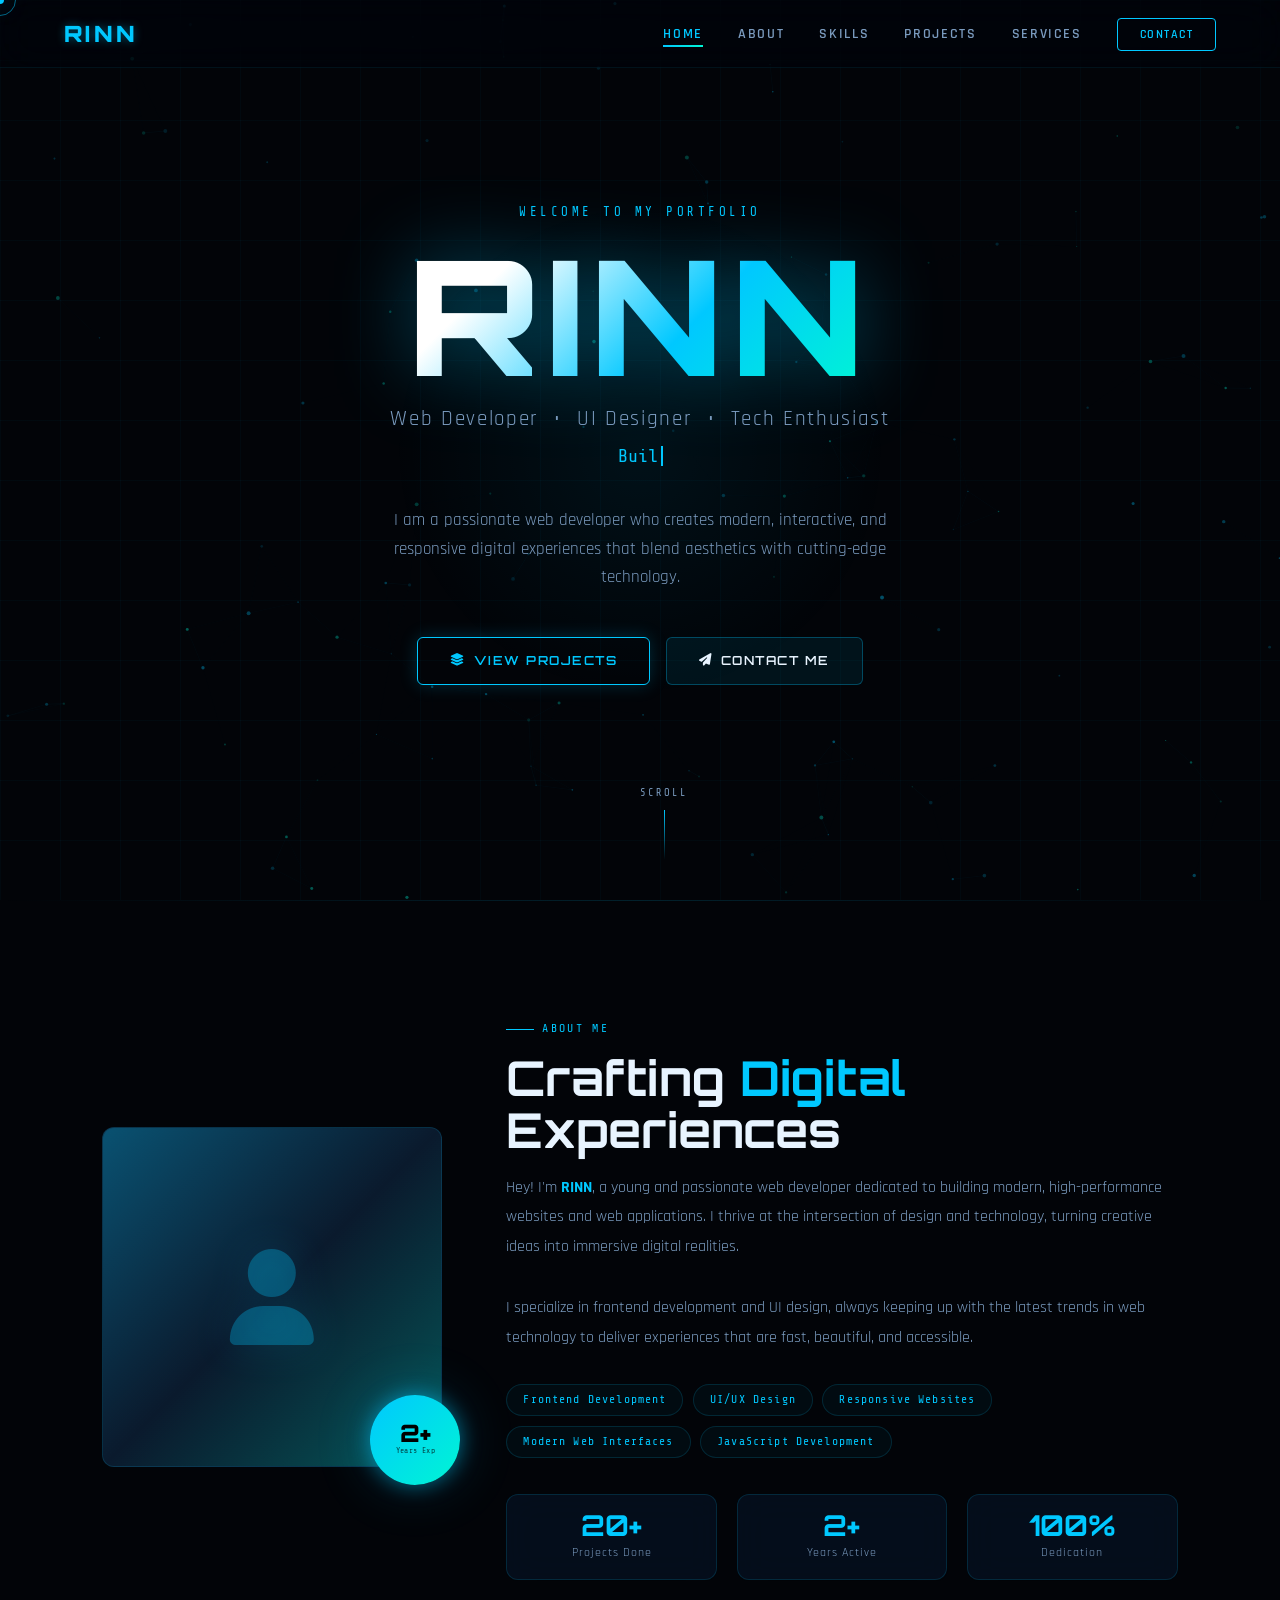
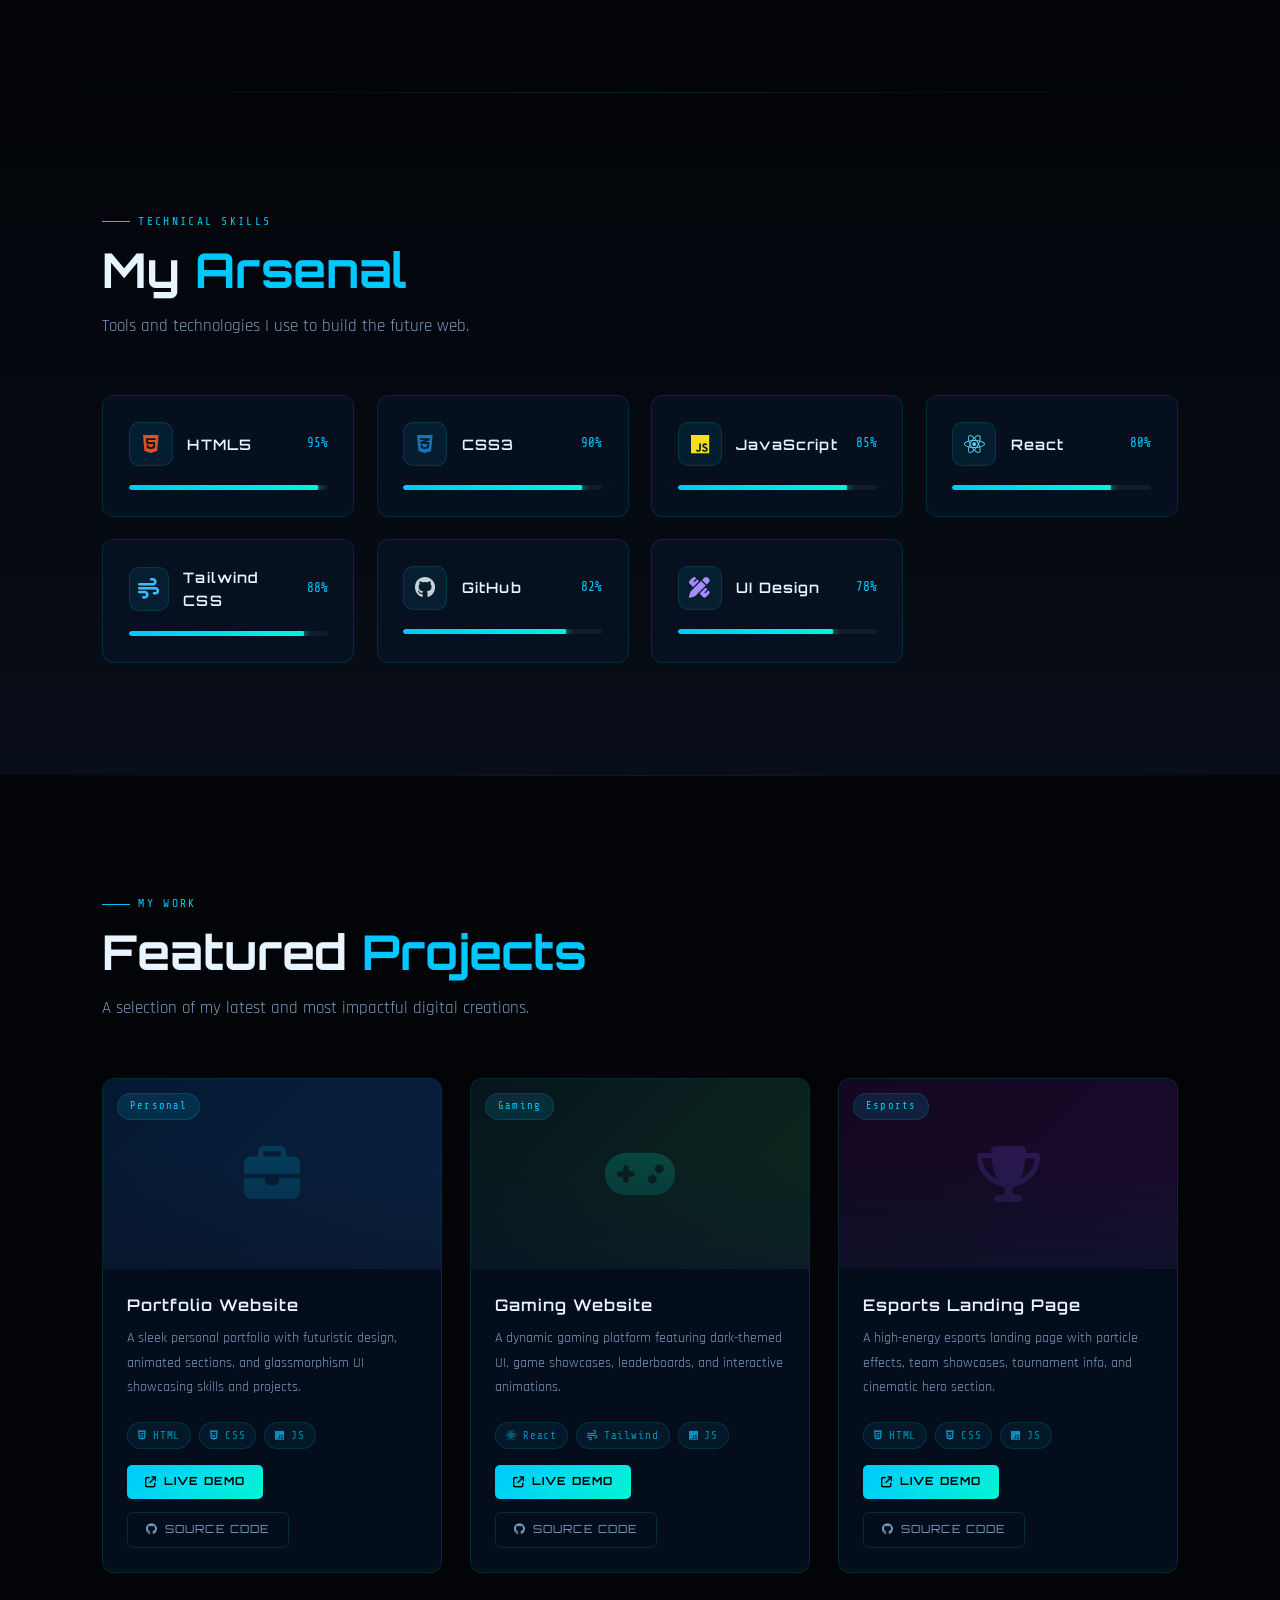
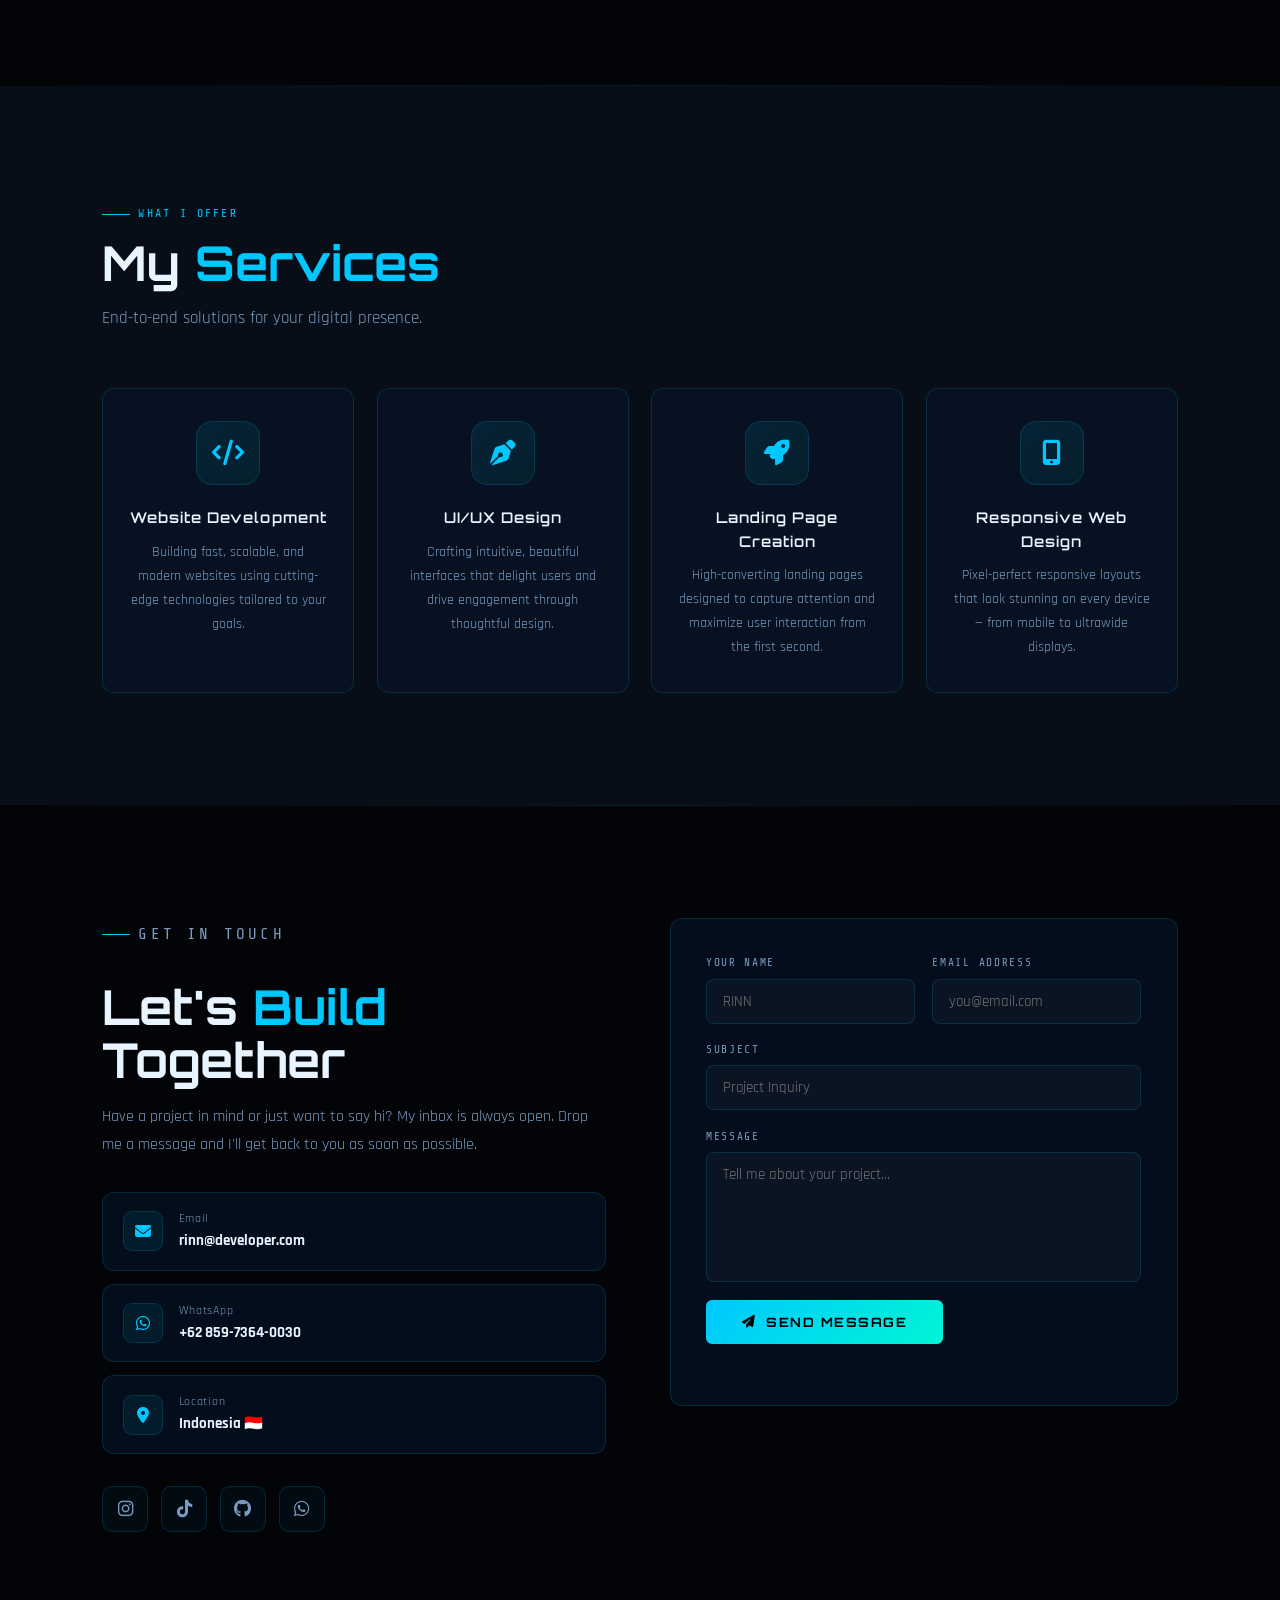
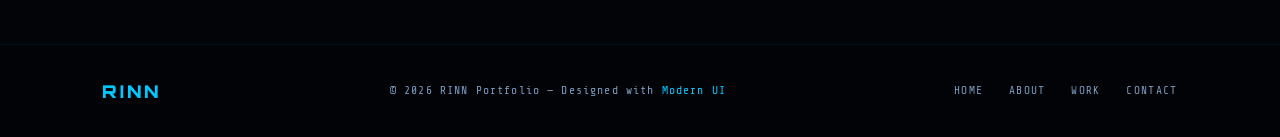
<file: index.html>
<!DOCTYPE html>
<html lang="en">
<head>
  <meta charset="UTF-8" />
  <meta name="viewport" content="width=device-width, initial-scale=1.0" />
  <title>RINN — Web Developer Portfolio</title>

  <!-- Google Fonts: Orbitron (display) + Rajdhani (body) -->
  <link rel="preconnect" href="https://fonts.googleapis.com" />
  <link rel="preconnect" href="https://fonts.gstatic.com" crossorigin />
  <link href="https://fonts.googleapis.com/css2?family=Orbitron:wght@400;600;700;900&family=Rajdhani:wght@300;400;500;600;700&family=Share+Tech+Mono&display=swap" rel="stylesheet" />

  <!-- Font Awesome Icons -->
  <link rel="stylesheet" href="https://cdnjs.cloudflare.com/ajax/libs/font-awesome/6.5.0/css/all.min.css" />

  <style>
    /* ============================================================
       CSS VARIABLES & RESET
    ============================================================ */
    :root {
      --black:       #020408;
      --dark:        #080e18;
      --dark2:       #0d1626;
      --panel:       rgba(8,20,40,0.6);
      --glass:       rgba(0,200,255,0.04);
      --border:      rgba(0,200,255,0.15);
      --border2:     rgba(0,200,255,0.35);
      --neon:        #00c8ff;
      --neon2:       #00f5d4;
      --neon3:       #7b61ff;
      --glow:        0 0 20px rgba(0,200,255,0.5), 0 0 60px rgba(0,200,255,0.2);
      --glow-sm:     0 0 10px rgba(0,200,255,0.4);
      --text:        #e8f4ff;
      --muted:       #7a9bbf;
      --font-head:   'Orbitron', sans-serif;
      --font-body:   'Rajdhani', sans-serif;
      --font-mono:   'Share Tech Mono', monospace;
      --radius:      12px;
      --transition:  0.35s cubic-bezier(0.4,0,0.2,1);
    }
    *, *::before, *::after { margin:0; padding:0; box-sizing:border-box; }
    html { scroll-behavior: smooth; }
    body {
      background: var(--black);
      color: var(--text);
      font-family: var(--font-body);
      font-size: 16px;
      line-height: 1.6;
      overflow-x: hidden;
      cursor: none; /* custom cursor */
    }
    a { color: inherit; text-decoration: none; }
    img { display: block; max-width: 100%; }
    ul { list-style: none; }

    /* ============================================================
       CUSTOM SCROLLBAR
    ============================================================ */
    ::-webkit-scrollbar { width: 6px; }
    ::-webkit-scrollbar-track { background: var(--dark); }
    ::-webkit-scrollbar-thumb { background: var(--neon); border-radius: 3px; }
    ::-webkit-scrollbar-thumb:hover { background: var(--neon2); }

    /* ============================================================
       CUSTOM CURSOR
    ============================================================ */
    #cursor-dot {
      position: fixed; top:0; left:0; z-index:9999;
      width:8px; height:8px; border-radius:50%;
      background: var(--neon);
      box-shadow: var(--glow);
      pointer-events: none;
      transform: translate(-50%,-50%);
      transition: transform 0.1s, opacity 0.3s;
    }
    #cursor-ring {
      position: fixed; top:0; left:0; z-index:9998;
      width:32px; height:32px; border-radius:50%;
      border: 1.5px solid rgba(0,200,255,0.5);
      pointer-events: none;
      transform: translate(-50%,-50%);
      transition: transform 0.25s ease, width 0.3s, height 0.3s, opacity 0.3s;
    }
    body:hover #cursor-dot { opacity:1; }
    .cursor-expanded #cursor-ring { width:50px; height:50px; border-color: var(--neon); }

    /* ============================================================
       LOADING SCREEN
    ============================================================ */
    #loader {
      position: fixed; inset:0; z-index:10000;
      background: var(--black);
      display: flex; flex-direction:column; align-items:center; justify-content:center;
      transition: opacity 0.8s ease, visibility 0.8s ease;
    }
    #loader.hide { opacity:0; visibility:hidden; }
    .loader-logo {
      font-family: var(--font-head);
      font-size: clamp(2.5rem,6vw,5rem);
      font-weight:900;
      letter-spacing: 0.2em;
      color: var(--neon);
      text-shadow: var(--glow);
      animation: loaderPulse 1.2s ease-in-out infinite;
    }
    .loader-bar-wrap {
      width: 260px; height:3px;
      background: rgba(0,200,255,0.1);
      border-radius:2px; overflow:hidden;
      margin-top: 28px;
    }
    .loader-bar {
      height:100%; background: linear-gradient(90deg, var(--neon), var(--neon2));
      border-radius:2px;
      animation: loadBar 2s ease forwards;
    }
    .loader-txt {
      margin-top:14px;
      font-family: var(--font-mono);
      font-size:0.75rem;
      color: var(--neon);
      letter-spacing: 0.15em;
      opacity:0.7;
    }
    @keyframes loadBar { from{width:0} to{width:100%} }
    @keyframes loaderPulse {
      0%,100%{ text-shadow: 0 0 20px rgba(0,200,255,0.5), 0 0 60px rgba(0,200,255,0.2); }
      50%{ text-shadow: 0 0 40px rgba(0,200,255,0.9), 0 0 100px rgba(0,200,255,0.5); }
    }

    /* ============================================================
       PARTICLES CANVAS
    ============================================================ */
    #particles-canvas {
      position: fixed; inset:0; z-index:0;
      pointer-events:none;
      opacity: 0.55;
    }

    /* ============================================================
       GRID BACKGROUND OVERLAY
    ============================================================ */
    .grid-bg {
      position: fixed; inset:0; z-index:0;
      background-image:
        linear-gradient(rgba(0,200,255,0.03) 1px, transparent 1px),
        linear-gradient(90deg, rgba(0,200,255,0.03) 1px, transparent 1px);
      background-size: 60px 60px;
      pointer-events:none;
    }

    /* ============================================================
       NAVBAR
    ============================================================ */
    #navbar {
      position: fixed; top:0; left:0; right:0; z-index:1000;
      padding: 0 clamp(1.5rem, 5vw, 4rem);
      height: 68px;
      display: flex; align-items:center; justify-content:space-between;
      background: rgba(2,4,8,0.4);
      backdrop-filter: blur(20px) saturate(1.8);
      -webkit-backdrop-filter: blur(20px) saturate(1.8);
      border-bottom: 1px solid rgba(0,200,255,0.08);
      transition: background var(--transition), box-shadow var(--transition);
    }
    #navbar.scrolled {
      background: rgba(2,4,8,0.85);
      box-shadow: 0 2px 40px rgba(0,200,255,0.08);
    }
    .nav-logo {
      font-family: var(--font-head);
      font-size:1.4rem; font-weight:900;
      color: var(--neon);
      letter-spacing: 0.15em;
      text-shadow: var(--glow-sm);
    }
    .nav-links {
      display: flex; gap:2.2rem; align-items:center;
    }
    .nav-links a {
      font-family: var(--font-body);
      font-size:0.85rem; font-weight:600;
      letter-spacing: 0.12em;
      color: var(--muted);
      text-transform: uppercase;
      position: relative;
      transition: color var(--transition);
    }
    .nav-links a::after {
      content:'';
      position:absolute; bottom:-4px; left:0; right:0;
      height:1.5px;
      background: linear-gradient(90deg, var(--neon), var(--neon2));
      transform: scaleX(0);
      transform-origin: left;
      transition: transform var(--transition);
    }
    .nav-links a:hover,
    .nav-links a.active { color: var(--neon); }
    .nav-links a:hover::after,
    .nav-links a.active::after { transform: scaleX(1); }
    .nav-cta {
      padding: 8px 22px;
      border: 1px solid var(--neon);
      border-radius: 4px;
      color: var(--neon) !important;
      font-family: var(--font-head);
      font-size:0.75rem !important;
      letter-spacing:0.1em;
      transition: background var(--transition), box-shadow var(--transition) !important;
    }
    .nav-cta:hover {
      background: rgba(0,200,255,0.1);
      box-shadow: var(--glow-sm);
    }
    .nav-cta::after { display:none !important; }
    /* Hamburger */
    .hamburger {
      display:none; flex-direction:column; gap:5px; cursor:none;
      background:none; border:none; padding:4px;
    }
    .hamburger span {
      display:block; width:26px; height:2px;
      background: var(--neon);
      border-radius:2px;
      transition: transform var(--transition), opacity var(--transition);
    }
    .hamburger.open span:nth-child(1) { transform: rotate(45deg) translate(5px,5px); }
    .hamburger.open span:nth-child(2) { opacity:0; }
    .hamburger.open span:nth-child(3) { transform: rotate(-45deg) translate(5px,-5px); }
    .mobile-menu {
      display:none;
      position:fixed; top:68px; left:0; right:0; z-index:999;
      background: rgba(2,4,8,0.96);
      backdrop-filter: blur(20px);
      border-bottom: 1px solid var(--border);
      padding: 1.5rem 2rem;
      flex-direction:column; gap:1.4rem;
    }
    .mobile-menu.open { display:flex; }
    .mobile-menu a {
      font-family: var(--font-body); font-size:1rem; font-weight:600;
      letter-spacing:0.1em; text-transform:uppercase; color: var(--muted);
      transition: color var(--transition);
    }
    .mobile-menu a:hover { color: var(--neon); }

    /* ============================================================
       SECTION BASICS
    ============================================================ */
    section {
      position: relative; z-index:1;
      padding: clamp(4rem, 10vw, 7rem) clamp(1.5rem, 8vw, 8rem);
    }
    .section-tag {
      display:inline-flex; align-items:center; gap:0.5rem;
      font-family: var(--font-mono);
      font-size:0.72rem; letter-spacing:0.2em;
      color: var(--neon); text-transform:uppercase;
      margin-bottom:0.8rem;
    }
    .section-tag::before {
      content:''; display:block; width:28px; height:1px; background: var(--neon);
    }
    .section-title {
      font-family: var(--font-head);
      font-size: clamp(1.8rem, 4vw, 3rem);
      font-weight:700; line-height:1.1;
      margin-bottom:1rem;
    }
    .section-title span { color: var(--neon); }
    .section-sub {
      color: var(--muted); max-width:560px;
      font-size:1.05rem; font-weight:400;
      margin-bottom:3.5rem;
    }
    /* Reveal animation */
    .reveal {
      opacity:0; transform: translateY(40px);
      transition: opacity 0.7s ease, transform 0.7s ease;
    }
    .reveal.visible { opacity:1; transform:translateY(0); }
    .reveal-left {
      opacity:0; transform: translateX(-50px);
      transition: opacity 0.7s ease, transform 0.7s ease;
    }
    .reveal-left.visible { opacity:1; transform:translateX(0); }
    .reveal-right {
      opacity:0; transform: translateX(50px);
      transition: opacity 0.7s ease, transform 0.7s ease;
    }
    .reveal-right.visible { opacity:1; transform:translateX(0); }

    /* Glass card base */
    .glass {
      background: var(--panel);
      border: 1px solid var(--border);
      border-radius: var(--radius);
      backdrop-filter: blur(16px);
      -webkit-backdrop-filter: blur(16px);
      transition: border-color var(--transition), box-shadow var(--transition), transform var(--transition);
    }
    .glass:hover {
      border-color: var(--border2);
      box-shadow: var(--glow), inset 0 0 30px rgba(0,200,255,0.03);
    }

    /* Neon button */
    .btn {
      display: inline-flex; align-items:center; gap:0.5rem;
      padding: 13px 32px;
      font-family: var(--font-head); font-size:0.78rem;
      font-weight:600; letter-spacing:0.12em; text-transform:uppercase;
      border-radius:6px; cursor:none;
      transition: all var(--transition);
      position:relative; overflow:hidden;
    }
    .btn::before {
      content:''; position:absolute; inset:0;
      background: linear-gradient(135deg, rgba(0,200,255,0.15), rgba(0,245,212,0.05));
      opacity:0; transition: opacity var(--transition);
    }
    .btn:hover::before { opacity:1; }
    .btn-primary {
      background: transparent;
      border: 1.5px solid var(--neon);
      color: var(--neon);
      box-shadow: 0 0 18px rgba(0,200,255,0.2);
    }
    .btn-primary:hover {
      box-shadow: var(--glow);
      transform: translateY(-2px);
    }
    .btn-secondary {
      background: rgba(0,200,255,0.08);
      border: 1.5px solid rgba(0,200,255,0.3);
      color: var(--text);
    }
    .btn-secondary:hover {
      border-color: var(--neon);
      color: var(--neon);
      transform: translateY(-2px);
    }

    /* ============================================================
       HERO SECTION
    ============================================================ */
    #hero {
      min-height: 100vh;
      display: flex; flex-direction:column; align-items:center; justify-content:center;
      text-align:center;
      padding-top: 100px;
      position:relative; z-index:1;
    }
    .hero-eyebrow {
      font-family: var(--font-mono);
      font-size:0.78rem; letter-spacing:0.28em;
      color: var(--neon); text-transform:uppercase;
      margin-bottom:1.2rem;
      opacity:0; animation: fadeUp 0.8s ease 0.3s forwards;
    }
    .hero-name {
      font-family: var(--font-head);
      font-size: clamp(4.5rem, 14vw, 10rem);
      font-weight:900; line-height:0.9;
      letter-spacing: 0.05em;
      background: linear-gradient(135deg, #fff 20%, var(--neon) 60%, var(--neon2) 100%);
      -webkit-background-clip: text;
      -webkit-text-fill-color: transparent;
      background-clip: text;
      filter: drop-shadow(0 0 40px rgba(0,200,255,0.4));
      opacity:0; animation: fadeUp 0.9s ease 0.5s forwards;
    }
    .hero-subtitle {
      margin-top:1rem;
      font-family: var(--font-body); font-size: clamp(1rem,2.5vw,1.3rem);
      color: var(--muted); letter-spacing:0.08em;
      opacity:0; animation: fadeUp 0.9s ease 0.7s forwards;
    }
    /* Typing effect container */
    .typing-wrap {
      margin-top: 0.4rem; min-height:2.2rem;
      font-family: var(--font-mono); font-size:clamp(0.9rem,2vw,1.15rem);
      color: var(--neon);
      opacity:0; animation: fadeUp 0.9s ease 0.9s forwards;
    }
    .typing-cursor {
      display:inline-block;
      width:2px; height:1.1em;
      background: var(--neon);
      margin-left:3px; vertical-align:text-bottom;
      animation: blink 0.8s step-end infinite;
    }
    @keyframes blink { 50%{opacity:0} }
    .hero-desc {
      max-width:540px; margin:1.8rem auto 0;
      font-size:1.05rem; color: var(--muted); line-height:1.7;
      opacity:0; animation: fadeUp 0.9s ease 1.1s forwards;
    }
    .hero-btns {
      display:flex; gap:1rem; justify-content:center; flex-wrap:wrap;
      margin-top:2.8rem;
      opacity:0; animation: fadeUp 0.9s ease 1.3s forwards;
    }
    /* Glow ring behind hero name */
    .hero-glow-ring {
      position:absolute;
      width:500px; height:500px; top:50%; left:50%;
      transform:translate(-50%,-50%);
      border-radius:50%;
      background: radial-gradient(circle, rgba(0,200,255,0.07) 0%, transparent 70%);
      pointer-events:none;
    }
    /* Scroll indicator */
    .scroll-indicator {
      position:absolute; bottom:2.5rem; left:50%; transform:translateX(-50%);
      display:flex; flex-direction:column; align-items:center; gap:0.5rem;
      opacity:0; animation: fadeUp 1s ease 1.8s forwards;
    }
    .scroll-indicator span {
      font-family: var(--font-mono); font-size:0.65rem;
      letter-spacing:0.2em; color: var(--muted); text-transform:uppercase;
    }
    .scroll-line {
      width:1px; height:50px;
      background: linear-gradient(180deg, var(--neon), transparent);
      animation: scrollLine 1.5s ease-in-out infinite;
    }
    @keyframes scrollLine {
      0%,100%{ transform: scaleY(1); opacity:1; }
      50%{ transform: scaleY(0.5); opacity:0.4; }
    }
    @keyframes fadeUp {
      from{ opacity:0; transform:translateY(30px); }
      to{ opacity:1; transform:translateY(0); }
    }

    /* ============================================================
       ABOUT SECTION
    ============================================================ */
    #about .about-grid {
      display:grid;
      grid-template-columns: 340px 1fr;
      gap: 4rem; align-items:center;
    }
    .about-img-wrap {
      position:relative;
    }
    .about-img-frame {
      width:100%; aspect-ratio:1;
      border-radius: var(--radius);
      background: linear-gradient(135deg, #0d1f35, #071525);
      border: 1px solid var(--border);
      display:flex; align-items:center; justify-content:center;
      position:relative; overflow:hidden;
    }
    .about-img-frame::before {
      content:'';
      position:absolute; inset:-1px;
      border-radius: var(--radius);
      background: linear-gradient(135deg, var(--neon), transparent, var(--neon2));
      opacity:0.3;
      z-index:0;
    }
    .about-img-frame .avatar-icon {
      font-size:6rem; color: rgba(0,200,255,0.3);
      z-index:1; position:relative;
      filter: drop-shadow(0 0 20px rgba(0,200,255,0.4));
    }
    .about-corner {
      position:absolute;
      width:20px; height:20px;
      border-color: var(--neon);
      border-style:solid;
    }
    .about-corner-tl { top:-8px; left:-8px; border-width:2px 0 0 2px; }
    .about-corner-tr { top:-8px; right:-8px; border-width:2px 2px 0 0; }
    .about-corner-bl { bottom:-8px; left:-8px; border-width:0 0 2px 2px; }
    .about-corner-br { bottom:-8px; right:-8px; border-width:0 2px 2px 0; }
    .about-badge {
      position:absolute; bottom:-18px; right:-18px;
      width:90px; height:90px; border-radius:50%;
      background: linear-gradient(135deg, var(--neon), var(--neon2));
      display:flex; flex-direction:column; align-items:center; justify-content:center;
      box-shadow: var(--glow);
    }
    .about-badge span:first-child {
      font-family:var(--font-head); font-size:1.5rem; font-weight:900; color:#000; line-height:1;
    }
    .about-badge span:last-child {
      font-family:var(--font-mono); font-size:0.5rem; color:rgba(0,0,0,0.7); letter-spacing:0.05em;
    }
    .about-content h2 { margin-bottom:1rem; }
    .about-text { color:var(--muted); font-size:1.02rem; line-height:1.8; margin-bottom:2rem; }
    .about-tags {
      display:flex; flex-wrap:wrap; gap:0.6rem; margin-bottom:2.2rem;
    }
    .about-tag {
      padding: 6px 16px;
      border: 1px solid var(--border);
      border-radius:100px;
      font-family:var(--font-mono); font-size:0.72rem;
      color: var(--neon); letter-spacing:0.1em;
      background: rgba(0,200,255,0.04);
      transition: border-color var(--transition), background var(--transition);
    }
    .about-tag:hover { border-color:var(--neon); background:rgba(0,200,255,0.1); }
    .about-stats {
      display:grid; grid-template-columns:repeat(3,1fr); gap:1.2rem;
    }
    .stat-card {
      padding:1rem; text-align:center;
    }
    .stat-num {
      font-family:var(--font-head); font-size:1.8rem; font-weight:700;
      color:var(--neon); line-height:1;
    }
    .stat-lbl { font-size:0.78rem; color:var(--muted); margin-top:4px; letter-spacing:0.08em; }

    /* ============================================================
       SKILLS SECTION
    ============================================================ */
    #skills { background: linear-gradient(180deg, var(--black) 0%, var(--dark) 100%); }
    .skills-grid {
      display:grid;
      grid-template-columns: repeat(auto-fit, minmax(240px, 1fr));
      gap:1.4rem;
    }
    .skill-card {
      padding:1.6rem;
    }
    .skill-header {
      display:flex; align-items:center; gap:0.9rem;
      margin-bottom:1.2rem;
    }
    .skill-icon-wrap {
      width:44px; height:44px; border-radius:10px;
      background: rgba(0,200,255,0.08);
      border:1px solid var(--border);
      display:flex; align-items:center; justify-content:center;
      font-size:1.3rem;
      transition: background var(--transition), box-shadow var(--transition);
    }
    .skill-card:hover .skill-icon-wrap {
      background: rgba(0,200,255,0.15);
      box-shadow: var(--glow-sm);
    }
    .skill-name {
      font-family:var(--font-head); font-size:0.9rem; font-weight:600;
      letter-spacing:0.08em;
    }
    .skill-pct {
      font-family:var(--font-mono); font-size:0.78rem; color:var(--neon);
      margin-left:auto;
    }
    .skill-bar-bg {
      width:100%; height:5px;
      background: rgba(255,255,255,0.05); border-radius:3px; overflow:hidden;
    }
    .skill-bar-fill {
      height:100%;
      background: linear-gradient(90deg, var(--neon), var(--neon2));
      border-radius:3px;
      width:0; /* animated via JS */
      transition: width 1.4s cubic-bezier(0.4,0,0.2,1);
      position:relative;
    }
    .skill-bar-fill::after {
      content:''; position:absolute; right:0; top:-2px;
      width:9px; height:9px; border-radius:50%;
      background:var(--neon2);
      box-shadow: 0 0 8px var(--neon2);
    }

    /* ============================================================
       PROJECTS SECTION
    ============================================================ */
    #projects { background: var(--black); }
    .projects-grid {
      display:grid;
      grid-template-columns: repeat(auto-fit, minmax(320px, 1fr));
      gap:1.8rem;
    }
    .project-card {
      overflow:hidden;
    }
    .project-img {
      width:100%; aspect-ratio:16/9;
      background: linear-gradient(135deg, #0d1a2d, #091420);
      position:relative; overflow:hidden;
      display:flex; align-items:center; justify-content:center;
    }
    /* Each project has a unique gradient accent */
    .project-card:nth-child(1) .project-img { background: linear-gradient(135deg,#041830,#0a2240); }
    .project-card:nth-child(2) .project-img { background: linear-gradient(135deg,#06141c,#0d2b1f); }
    .project-card:nth-child(3) .project-img { background: linear-gradient(135deg,#130820,#1a0a2e); }
    .project-img-icon {
      font-size:3.5rem; opacity:0.18;
      transition: transform 0.4s ease, opacity 0.4s ease;
    }
    .project-card:hover .project-img-icon { transform:scale(1.15); opacity:0.3; }
    .project-img-overlay {
      position:absolute; inset:0;
      background: linear-gradient(180deg, transparent 40%, var(--panel));
    }
    .project-tag {
      position:absolute; top:14px; left:14px;
      padding:4px 12px; border-radius:100px;
      font-family:var(--font-mono); font-size:0.65rem; letter-spacing:0.1em;
      background:rgba(0,200,255,0.12); border:1px solid var(--border);
      color:var(--neon);
    }
    .project-body { padding:1.5rem; }
    .project-title {
      font-family:var(--font-head); font-size:1rem; font-weight:600;
      letter-spacing:0.06em; margin-bottom:0.5rem;
    }
    .project-desc { font-size:0.9rem; color:var(--muted); line-height:1.7; margin-bottom:1.4rem; }
    .project-btns { display:flex; gap:0.8rem; flex-wrap:wrap; }
    .project-btn {
      display:inline-flex; align-items:center; gap:0.4rem;
      padding:8px 18px;
      border-radius:5px; font-family:var(--font-head);
      font-size:0.7rem; letter-spacing:0.1em; text-transform:uppercase;
      cursor:none; transition: all var(--transition);
    }
    .project-btn-live {
      background: linear-gradient(135deg, var(--neon), var(--neon2));
      color:#000; font-weight:700;
    }
    .project-btn-live:hover { transform:translateY(-2px); box-shadow:var(--glow-sm); }
    .project-btn-code {
      border:1px solid var(--border);
      color:var(--muted);
      background:transparent;
    }
    .project-btn-code:hover { border-color:var(--neon); color:var(--neon); }
    /* neon border glow on hover */
    .project-card:hover {
      transform: translateY(-6px);
      box-shadow: 0 0 40px rgba(0,200,255,0.15), var(--glow);
    }

    /* ============================================================
       SERVICES SECTION
    ============================================================ */
    #services { background: var(--dark); }
    .services-grid {
      display:grid;
      grid-template-columns: repeat(auto-fit, minmax(240px, 1fr));
      gap:1.4rem;
    }
    .service-card {
      padding:2rem 1.6rem; text-align:center;
      position:relative; overflow:hidden;
    }
    .service-card::before {
      content:''; position:absolute; top:0; left:50%; transform:translateX(-50%);
      width:80px; height:2px;
      background:linear-gradient(90deg, transparent, var(--neon), transparent);
      opacity:0; transition: opacity var(--transition);
    }
    .service-card:hover::before { opacity:1; }
    .service-icon {
      width:64px; height:64px; border-radius:16px; margin:0 auto 1.3rem;
      background: linear-gradient(135deg, rgba(0,200,255,0.1), rgba(0,245,212,0.06));
      border:1px solid var(--border);
      display:flex; align-items:center; justify-content:center;
      font-size:1.6rem; color:var(--neon);
      transition: transform var(--transition), box-shadow var(--transition);
    }
    .service-card:hover .service-icon {
      transform:scale(1.1) translateY(-4px);
      box-shadow: var(--glow);
    }
    .service-title {
      font-family:var(--font-head); font-size:0.92rem; font-weight:600;
      letter-spacing:0.07em; margin-bottom:0.7rem;
    }
    .service-desc { font-size:0.88rem; color:var(--muted); line-height:1.7; }

    /* ============================================================
       CONTACT SECTION
    ============================================================ */
    #contact { background: var(--black); }
    .contact-grid {
      display:grid; grid-template-columns:1fr 1fr; gap:4rem; align-items:start;
    }
    .contact-info h2 { margin-bottom:1rem; }
    .contact-info p { color:var(--muted); font-size:1rem; line-height:1.8; margin-bottom:2rem; }
    .contact-item {
      display:flex; align-items:center; gap:1rem;
      padding:1rem 1.2rem; margin-bottom:0.8rem;
      border-radius:var(--radius);
    }
    .contact-item-icon {
      width:40px; height:40px; border-radius:9px; flex-shrink:0;
      background:rgba(0,200,255,0.08); border:1px solid var(--border);
      display:flex; align-items:center; justify-content:center;
      color:var(--neon); font-size:1rem;
    }
    .contact-item-text span { font-size:0.75rem; color:var(--muted); display:block; letter-spacing:0.06em; }
    .contact-item-text strong { font-size:0.95rem; color:var(--text); }
    /* Social Icons */
    .social-row {
      display:flex; gap:0.8rem; margin-top:2rem; flex-wrap:wrap;
    }
    .social-btn {
      width:46px; height:46px; border-radius:10px;
      border:1px solid var(--border);
      background:rgba(0,200,255,0.04);
      display:flex; align-items:center; justify-content:center;
      font-size:1.1rem; color:var(--muted);
      cursor:none; transition:all var(--transition);
    }
    .social-btn:hover {
      border-color:var(--neon); color:var(--neon);
      background:rgba(0,200,255,0.1);
      box-shadow:var(--glow-sm); transform:translateY(-3px);
    }
    /* Form */
    .contact-form { display:flex; flex-direction:column; gap:1.1rem; }
    .form-row { display:grid; grid-template-columns:1fr 1fr; gap:1.1rem; }
    .form-group { display:flex; flex-direction:column; gap:0.4rem; }
    .form-group label {
      font-family:var(--font-mono); font-size:0.7rem;
      letter-spacing:0.15em; color:var(--muted); text-transform:uppercase;
    }
    .form-group input,
    .form-group textarea {
      background: rgba(255,255,255,0.03);
      border: 1px solid var(--border);
      border-radius:8px; padding:12px 16px;
      color:var(--text); font-family:var(--font-body); font-size:0.95rem;
      outline:none; transition: border-color var(--transition), box-shadow var(--transition);
      resize:none;
    }
    .form-group input:focus,
    .form-group textarea:focus {
      border-color:var(--neon);
      box-shadow: 0 0 0 3px rgba(0,200,255,0.08);
    }
    .form-group textarea { min-height:130px; }
    .btn-send {
      align-self:flex-start;
      background: linear-gradient(135deg, var(--neon), var(--neon2));
      color:#000; font-family:var(--font-head); font-size:0.8rem;
      font-weight:700; letter-spacing:0.12em; text-transform:uppercase;
      padding:14px 36px; border:none; border-radius:6px;
      cursor:none; transition:all var(--transition);
      display:flex; align-items:center; gap:0.6rem;
    }
    .btn-send:hover {
      transform:translateY(-3px);
      box-shadow: var(--glow), 0 10px 30px rgba(0,200,255,0.3);
    }

    /* ============================================================
       FOOTER
    ============================================================ */
    footer {
      position:relative; z-index:1;
      border-top: 1px solid rgba(0,200,255,0.08);
      padding: 2rem clamp(1.5rem,8vw,8rem);
      display:flex; align-items:center; justify-content:space-between; flex-wrap:wrap; gap:1rem;
      background: rgba(2,4,8,0.8);
    }
    .footer-logo {
      font-family:var(--font-head); font-size:1.1rem; font-weight:900;
      color:var(--neon); letter-spacing:0.15em;
    }
    .footer-copy {
      font-family:var(--font-mono); font-size:0.72rem;
      color:var(--muted); letter-spacing:0.1em;
    }
    .footer-copy span { color:var(--neon); }
    .footer-links {
      display:flex; gap:1.6rem;
    }
    .footer-links a {
      font-family:var(--font-mono); font-size:0.7rem;
      letter-spacing:0.12em; color:var(--muted);
      text-transform:uppercase; transition:color var(--transition);
    }
    .footer-links a:hover { color:var(--neon); }

    /* ============================================================
       RESPONSIVE
    ============================================================ */
    @media (max-width:900px) {
      #about .about-grid { grid-template-columns:1fr; }
      .about-img-wrap { max-width:280px; margin:0 auto; }
      .contact-grid { grid-template-columns:1fr; gap:3rem; }
      .nav-links { display:none; }
      .hamburger { display:flex; }
    }
    @media (max-width:600px) {
      .form-row { grid-template-columns:1fr; }
      .about-stats { grid-template-columns:1fr 1fr; }
      footer { flex-direction:column; align-items:center; text-align:center; }
      .footer-links { justify-content:center; }
    }

    /* ============================================================
       SECTION DIVIDER
    ============================================================ */
    .divider {
      width:100%; height:1px;
      background: linear-gradient(90deg, transparent, var(--neon), transparent);
      opacity:0.15;
      position:relative; z-index:1;
    }

    /* ============================================================
       CORNER BRACKETS
    ============================================================ */
    .bracket-wrap {
      position:relative; display:inline-block;
    }
    .bracket-wrap::before,
    .bracket-wrap::after {
      content:'['; font-family:var(--font-mono);
      color:var(--neon); opacity:0.5; font-size:1em;
      margin:0 6px;
    }
    .bracket-wrap::after { content:']'; }

    /* tech label detail */
    .tech-badge {
      display:inline-flex; align-items:center; gap:0.35rem;
      padding: 4px 10px; border-radius:100px;
      background: rgba(0,200,255,0.06);
      border:1px solid rgba(0,200,255,0.15);
      font-family:var(--font-mono); font-size:0.68rem;
      color:rgba(0,200,255,0.7); letter-spacing:0.08em;
    }
    .tech-badge i { font-size:0.65rem; }
  </style>
</head>
<body>

  <!-- CUSTOM CURSOR -->
  <div id="cursor-dot"></div>
  <div id="cursor-ring"></div>

  <!-- LOADING SCREEN -->
  <div id="loader">
    <div class="loader-logo">RINN</div>
    <div class="loader-bar-wrap"><div class="loader-bar"></div></div>
    <div class="loader-txt">Initializing Portfolio...</div>
  </div>

  <!-- PARTICLES BACKGROUND -->
  <canvas id="particles-canvas"></canvas>
  <div class="grid-bg"></div>

  <!-- ============================================================
       NAVBAR
  ============================================================ -->
  <nav id="navbar">
    <div class="nav-logo">RINN</div>
    <ul class="nav-links">
      <li><a href="#hero" class="active">Home</a></li>
      <li><a href="#about">About</a></li>
      <li><a href="#skills">Skills</a></li>
      <li><a href="#projects">Projects</a></li>
      <li><a href="#services">Services</a></li>
      <li><a href="#contact" class="nav-cta">Contact</a></li>
    </ul>
    <button class="hamburger" id="hamburger" aria-label="Menu">
      <span></span><span></span><span></span>
    </button>
  </nav>
  <div class="mobile-menu" id="mobile-menu">
    <a href="#hero">Home</a>
    <a href="#about">About</a>
    <a href="#skills">Skills</a>
    <a href="#projects">Projects</a>
    <a href="#services">Services</a>
    <a href="#contact">Contact</a>
  </div>

  <!-- ============================================================
       HERO
  ============================================================ -->
  <section id="hero">
    <div class="hero-glow-ring"></div>
    <p class="hero-eyebrow">Welcome to My Portfolio</p>
    <h1 class="hero-name">RINN</h1>
    <p class="hero-subtitle">Web Developer &nbsp;•&nbsp; UI Designer &nbsp;•&nbsp; Tech Enthusiast</p>
    <p class="typing-wrap">
      <span id="typed-text"></span><span class="typing-cursor"></span>
    </p>
    <p class="hero-desc">
      I am a passionate web developer who creates modern, interactive, and responsive
      digital experiences that blend aesthetics with cutting-edge technology.
    </p>
    <div class="hero-btns">
      <a href="#projects" class="btn btn-primary"><i class="fa-solid fa-layer-group"></i> View Projects</a>
      <a href="#contact" class="btn btn-secondary"><i class="fa-solid fa-paper-plane"></i> Contact Me</a>
    </div>
    <div class="scroll-indicator">
      <span>Scroll</span>
      <div class="scroll-line"></div>
    </div>
  </section>

  <div class="divider"></div>

  <!-- ============================================================
       ABOUT
  ============================================================ -->
  <section id="about">
    <div class="about-grid">
      <!-- Image -->
      <div class="about-img-wrap reveal-left">
        <div class="about-img-frame">
          <i class="fa-solid fa-user avatar-icon"></i>
          <div class="about-corner about-corner-tl"></div>
          <div class="about-corner about-corner-tr"></div>
          <div class="about-corner about-corner-bl"></div>
          <div class="about-corner about-corner-br"></div>
        </div>
        <div class="about-badge">
          <span>2+</span>
          <span>Years Exp</span>
        </div>
      </div>
      <!-- Content -->
      <div class="about-content reveal-right">
        <p class="section-tag">About Me</p>
        <h2 class="section-title">Crafting <span>Digital</span> Experiences</h2>
        <p class="about-text">
          Hey! I'm <strong style="color:var(--neon)">RINN</strong>, a young and passionate web developer
          dedicated to building modern, high-performance websites and web applications. I thrive at the
          intersection of design and technology, turning creative ideas into immersive digital realities.
        </p>
        <p class="about-text">
          I specialize in frontend development and UI design, always keeping up with the latest trends
          in web technology to deliver experiences that are fast, beautiful, and accessible.
        </p>
        <div class="about-tags">
          <span class="about-tag">Frontend Development</span>
          <span class="about-tag">UI/UX Design</span>
          <span class="about-tag">Responsive Websites</span>
          <span class="about-tag">Modern Web Interfaces</span>
          <span class="about-tag">JavaScript Development</span>
        </div>
        <div class="about-stats">
          <div class="stat-card glass">
            <div class="stat-num">20+</div>
            <div class="stat-lbl">Projects Done</div>
          </div>
          <div class="stat-card glass">
            <div class="stat-num">2+</div>
            <div class="stat-lbl">Years Active</div>
          </div>
          <div class="stat-card glass">
            <div class="stat-num">100%</div>
            <div class="stat-lbl">Dedication</div>
          </div>
        </div>
      </div>
    </div>
  </section>

  <div class="divider"></div>

  <!-- ============================================================
       SKILLS
  ============================================================ -->
  <section id="skills">
    <p class="section-tag reveal">Technical Skills</p>
    <h2 class="section-title reveal">My <span>Arsenal</span></h2>
    <p class="section-sub reveal">Tools and technologies I use to build the future web.</p>
    <div class="skills-grid">
      <!-- Each card: data-pct sets bar width -->
      <div class="skill-card glass reveal" data-pct="95">
        <div class="skill-header">
          <div class="skill-icon-wrap"><i class="fa-brands fa-html5" style="color:#e34f26"></i></div>
          <span class="skill-name">HTML5</span>
          <span class="skill-pct">95%</span>
        </div>
        <div class="skill-bar-bg"><div class="skill-bar-fill" style="--pct:95%"></div></div>
      </div>
      <div class="skill-card glass reveal" data-pct="90" style="transition-delay:0.1s">
        <div class="skill-header">
          <div class="skill-icon-wrap"><i class="fa-brands fa-css3-alt" style="color:#1572b6"></i></div>
          <span class="skill-name">CSS3</span>
          <span class="skill-pct">90%</span>
        </div>
        <div class="skill-bar-bg"><div class="skill-bar-fill" style="--pct:90%"></div></div>
      </div>
      <div class="skill-card glass reveal" data-pct="85" style="transition-delay:0.2s">
        <div class="skill-header">
          <div class="skill-icon-wrap"><i class="fa-brands fa-js" style="color:#f7df1e"></i></div>
          <span class="skill-name">JavaScript</span>
          <span class="skill-pct">85%</span>
        </div>
        <div class="skill-bar-bg"><div class="skill-bar-fill" style="--pct:85%"></div></div>
      </div>
      <div class="skill-card glass reveal" data-pct="80" style="transition-delay:0.3s">
        <div class="skill-header">
          <div class="skill-icon-wrap"><i class="fa-brands fa-react" style="color:#61dafb"></i></div>
          <span class="skill-name">React</span>
          <span class="skill-pct">80%</span>
        </div>
        <div class="skill-bar-bg"><div class="skill-bar-fill" style="--pct:80%"></div></div>
      </div>
      <div class="skill-card glass reveal" data-pct="88" style="transition-delay:0.4s">
        <div class="skill-header">
          <div class="skill-icon-wrap"><i class="fa-solid fa-wind" style="color:#38bdf8"></i></div>
          <span class="skill-name">Tailwind CSS</span>
          <span class="skill-pct">88%</span>
        </div>
        <div class="skill-bar-bg"><div class="skill-bar-fill" style="--pct:88%"></div></div>
      </div>
      <div class="skill-card glass reveal" data-pct="82" style="transition-delay:0.5s">
        <div class="skill-header">
          <div class="skill-icon-wrap"><i class="fa-brands fa-github" style="color:#c9d1d9"></i></div>
          <span class="skill-name">GitHub</span>
          <span class="skill-pct">82%</span>
        </div>
        <div class="skill-bar-bg"><div class="skill-bar-fill" style="--pct:82%"></div></div>
      </div>
      <div class="skill-card glass reveal" data-pct="78" style="transition-delay:0.6s">
        <div class="skill-header">
          <div class="skill-icon-wrap"><i class="fa-solid fa-pen-ruler" style="color:#a78bfa"></i></div>
          <span class="skill-name">UI Design</span>
          <span class="skill-pct">78%</span>
        </div>
        <div class="skill-bar-bg"><div class="skill-bar-fill" style="--pct:78%"></div></div>
      </div>
    </div>
  </section>

  <div class="divider"></div>

  <!-- ============================================================
       PROJECTS
  ============================================================ -->
  <section id="projects">
    <p class="section-tag reveal">My Work</p>
    <h2 class="section-title reveal">Featured <span>Projects</span></h2>
    <p class="section-sub reveal">A selection of my latest and most impactful digital creations.</p>
    <div class="projects-grid">
      <!-- Project 1 -->
      <div class="project-card glass reveal">
        <div class="project-img">
          <i class="fa-solid fa-briefcase project-img-icon" style="color:var(--neon)"></i>
          <div class="project-img-overlay"></div>
          <span class="project-tag">Personal</span>
        </div>
        <div class="project-body">
          <h3 class="project-title">Portfolio Website</h3>
          <p class="project-desc">A sleek personal portfolio with futuristic design, animated sections, and glassmorphism UI showcasing skills and projects.</p>
          <div style="display:flex;gap:0.5rem;flex-wrap:wrap;margin-bottom:1rem">
            <span class="tech-badge"><i class="fa-brands fa-html5"></i>HTML</span>
            <span class="tech-badge"><i class="fa-brands fa-css3-alt"></i>CSS</span>
            <span class="tech-badge"><i class="fa-brands fa-js"></i>JS</span>
          </div>
          <div class="project-btns">
            <a href="#" class="project-btn project-btn-live"><i class="fa-solid fa-arrow-up-right-from-square"></i> Live Demo</a>
            <a href="#" class="project-btn project-btn-code"><i class="fa-brands fa-github"></i> Source Code</a>
          </div>
        </div>
      </div>
      <!-- Project 2 -->
      <div class="project-card glass reveal" style="transition-delay:0.15s">
        <div class="project-img">
          <i class="fa-solid fa-gamepad project-img-icon" style="color:var(--neon2)"></i>
          <div class="project-img-overlay"></div>
          <span class="project-tag">Gaming</span>
        </div>
        <div class="project-body">
          <h3 class="project-title">Gaming Website</h3>
          <p class="project-desc">A dynamic gaming platform featuring dark-themed UI, game showcases, leaderboards, and interactive animations.</p>
          <div style="display:flex;gap:0.5rem;flex-wrap:wrap;margin-bottom:1rem">
            <span class="tech-badge"><i class="fa-brands fa-react"></i>React</span>
            <span class="tech-badge"><i class="fa-solid fa-wind"></i>Tailwind</span>
            <span class="tech-badge"><i class="fa-brands fa-js"></i>JS</span>
          </div>
          <div class="project-btns">
            <a href="#" class="project-btn project-btn-live"><i class="fa-solid fa-arrow-up-right-from-square"></i> Live Demo</a>
            <a href="#" class="project-btn project-btn-code"><i class="fa-brands fa-github"></i> Source Code</a>
          </div>
        </div>
      </div>
      <!-- Project 3 -->
      <div class="project-card glass reveal" style="transition-delay:0.3s">
        <div class="project-img">
          <i class="fa-solid fa-trophy project-img-icon" style="color:var(--neon3)"></i>
          <div class="project-img-overlay"></div>
          <span class="project-tag">Esports</span>
        </div>
        <div class="project-body">
          <h3 class="project-title">Esports Landing Page</h3>
          <p class="project-desc">A high-energy esports landing page with particle effects, team showcases, tournament info, and cinematic hero section.</p>
          <div style="display:flex;gap:0.5rem;flex-wrap:wrap;margin-bottom:1rem">
            <span class="tech-badge"><i class="fa-brands fa-html5"></i>HTML</span>
            <span class="tech-badge"><i class="fa-brands fa-css3-alt"></i>CSS</span>
            <span class="tech-badge"><i class="fa-brands fa-js"></i>JS</span>
          </div>
          <div class="project-btns">
            <a href="https://project-game-rinn.vercel.app/" class="project-btn project-btn-live"><i class="fa-solid fa-arrow-up-right-from-square"></i> Live Demo</a>
            <a href="#" class="project-btn project-btn-code"><i class="fa-brands fa-github"></i> Source Code</a>
          </div>
        </div>
      </div>
    </div>
  </section>

  <div class="divider"></div>

  <!-- ============================================================
       SERVICES
  ============================================================ -->
  <section id="services">
    <p class="section-tag reveal">What I Offer</p>
    <h2 class="section-title reveal">My <span>Services</span></h2>
    <p class="section-sub reveal">End-to-end solutions for your digital presence.</p>
    <div class="services-grid">
      <div class="service-card glass reveal">
        <div class="service-icon"><i class="fa-solid fa-code"></i></div>
        <h3 class="service-title">Website Development</h3>
        <p class="service-desc">Building fast, scalable, and modern websites using cutting-edge technologies tailored to your goals.</p>
      </div>
      <div class="service-card glass reveal" style="transition-delay:0.12s">
        <div class="service-icon"><i class="fa-solid fa-pen-nib"></i></div>
        <h3 class="service-title">UI/UX Design</h3>
        <p class="service-desc">Crafting intuitive, beautiful interfaces that delight users and drive engagement through thoughtful design.</p>
      </div>
      <div class="service-card glass reveal" style="transition-delay:0.24s">
        <div class="service-icon"><i class="fa-solid fa-rocket"></i></div>
        <h3 class="service-title">Landing Page Creation</h3>
        <p class="service-desc">High-converting landing pages designed to capture attention and maximize user interaction from the first second.</p>
      </div>
      <div class="service-card glass reveal" style="transition-delay:0.36s">
        <div class="service-icon"><i class="fa-solid fa-mobile-screen-button"></i></div>
        <h3 class="service-title">Responsive Web Design</h3>
        <p class="service-desc">Pixel-perfect responsive layouts that look stunning on every device — from mobile to ultrawide displays.</p>
      </div>
    </div>
  </section>

  <div class="divider"></div>

  <!-- ============================================================
       CONTACT
  ============================================================ -->
  <section id="contact">
    <div class="contact-grid">
      <!-- Left: Info -->
      <div class="contact-info reveal-left">
        <p class="section-tag">Get In Touch</p>
        <h2 class="section-title">Let's <span>Build</span> Together</h2>
        <p>Have a project in mind or just want to say hi? My inbox is always open. Drop me a message and I'll get back to you as soon as possible.</p>
        <div class="contact-item glass">
          <div class="contact-item-icon"><i class="fa-solid fa-envelope"></i></div>
          <div class="contact-item-text">
            <span>Email</span>
            <strong>rinn@developer.com</strong>
          </div>
        </div>
        <div class="contact-item glass">
          <div class="contact-item-icon"><i class="fa-brands fa-whatsapp"></i></div>
          <div class="contact-item-text">
            <span>WhatsApp</span>
            <strong>+62 859-7364-0030</strong>
          </div>
        </div>
        <div class="contact-item glass">
          <div class="contact-item-icon"><i class="fa-solid fa-location-dot"></i></div>
          <div class="contact-item-text">
            <span>Location</span>
            <strong>Indonesia 🇮🇩</strong>
          </div>
        </div>
        <!-- Social Links -->
        <div class="social-row">
          <a href="https://www.instagram.com/801.stayrinn_?igsh=Zml1cGVibmVlbWU3" class="social-btn" title="Instagram" aria-label="Instagram"><i class="fa-brands fa-instagram"></i></a>
          <a href="tiktok.com/@rinnlzvsky" class="social-btn" title="TikTok" aria-label="TikTok"><i class="fa-brands fa-tiktok"></i></a>
          <a href="https://github.com/rins2010" class="social-btn" title="GitHub" aria-label="GitHub"><i class="fa-brands fa-github"></i></a>
          <a href="wa.me/6285973640030" class="social-btn" title="WhatsApp" aria-label="WhatsApp"><i class="fa-brands fa-whatsapp"></i></a>
        </div>
      </div>
      <!-- Right: Form -->
      <div class="reveal-right">
        <div class="glass" style="padding:2.2rem">
          <div class="contact-form" id="contact-form">
            <div class="form-row">
              <div class="form-group">
                <label>Your Name</label>
                <input type="text" id="f-name" placeholder="RINN" />
              </div>
              <div class="form-group">
                <label>Email Address</label>
                <input type="email" id="f-email" placeholder="you@email.com" />
              </div>
            </div>
            <div class="form-group">
              <label>Subject</label>
              <input type="text" id="f-subject" placeholder="Project Inquiry" />
            </div>
            <div class="form-group">
              <label>Message</label>
              <textarea id="f-message" placeholder="Tell me about your project..."></textarea>
            </div>
            <button class="btn-send" id="send-btn">
              <i class="fa-solid fa-paper-plane"></i> Send Message
            </button>
            <p id="form-feedback" style="font-family:var(--font-mono);font-size:0.78rem;color:var(--neon2);margin-top:0.5rem;opacity:0;transition:opacity 0.4s"></p>
          </div>
        </div>
      </div>
    </div>
  </section>

  <!-- ============================================================
       FOOTER
  ============================================================ -->
  <footer>
    <div class="footer-logo">RINN</div>
    <p class="footer-copy">© 2026 RINN Portfolio — Designed with <span>Modern UI</span></p>
    <div class="footer-links">
      <a href="#hero">Home</a>
      <a href="#about">About</a>
      <a href="#projects">Work</a>
      <a href="#contact">Contact</a>
    </div>
  </footer>

  <!-- ============================================================
       JAVASCRIPT
  ============================================================ -->
  <script>
    /* ============================================================
       LOADER
    ============================================================ */
    window.addEventListener('load', () => {
      setTimeout(() => {
        document.getElementById('loader').classList.add('hide');
        document.body.style.cursor = 'none';
      }, 2200);
    });

    /* ============================================================
       CUSTOM CURSOR
    ============================================================ */
    const dot  = document.getElementById('cursor-dot');
    const ring = document.getElementById('cursor-ring');
    let mx=0,my=0, rx=0,ry=0;

    document.addEventListener('mousemove', e => {
      mx = e.clientX; my = e.clientY;
      dot.style.left = mx+'px'; dot.style.top = my+'px';
    });

    // Smooth ring follow
    (function animRing(){
      rx += (mx - rx) * 0.14;
      ry += (my - ry) * 0.14;
      ring.style.left = rx+'px'; ring.style.top = ry+'px';
      requestAnimationFrame(animRing);
    })();

    // Expand ring on hoverable elements
    document.querySelectorAll('a, button, .glass, .social-btn, .project-btn').forEach(el => {
      el.addEventListener('mouseenter', () => document.body.classList.add('cursor-expanded'));
      el.addEventListener('mouseleave', () => document.body.classList.remove('cursor-expanded'));
    });

    /* ============================================================
       NAVBAR: SCROLL + ACTIVE SECTION
    ============================================================ */
    const navbar = document.getElementById('navbar');
    const navLinks = document.querySelectorAll('.nav-links a:not(.nav-cta)');
    const sections = document.querySelectorAll('section[id]');

    window.addEventListener('scroll', () => {
      // Scrolled style
      navbar.classList.toggle('scrolled', window.scrollY > 60);

      // Active link highlighting
      let current = '';
      sections.forEach(sec => {
        if (window.scrollY >= sec.offsetTop - 140) current = sec.id;
      });
      navLinks.forEach(a => {
        a.classList.remove('active');
        if(a.getAttribute('href') === '#'+current) a.classList.add('active');
      });
    });

    /* ============================================================
       HAMBURGER MOBILE MENU
    ============================================================ */
    const ham = document.getElementById('hamburger');
    const mobileMenu = document.getElementById('mobile-menu');
    ham.addEventListener('click', () => {
      ham.classList.toggle('open');
      mobileMenu.classList.toggle('open');
    });
    mobileMenu.querySelectorAll('a').forEach(a => {
      a.addEventListener('click', () => { ham.classList.remove('open'); mobileMenu.classList.remove('open'); });
    });

    /* ============================================================
       TYPING EFFECT
    ============================================================ */
    const phrases = [
      'Building Modern Web Experiences.',
      'Crafting Futuristic UI Designs.',
      'Writing Clean, Efficient Code.',
      'Turning Ideas Into Reality.'
    ];
    let pi=0, ci=0, deleting=false;
    const typedEl = document.getElementById('typed-text');

    function typeLoop(){
      const current = phrases[pi];
      if(!deleting){
        typedEl.textContent = current.slice(0, ++ci);
        if(ci === current.length){ deleting=true; setTimeout(typeLoop,1800); return; }
        setTimeout(typeLoop, 60 + Math.random()*40);
      } else {
        typedEl.textContent = current.slice(0, --ci);
        if(ci === 0){ deleting=false; pi=(pi+1)%phrases.length; setTimeout(typeLoop,400); return; }
        setTimeout(typeLoop, 30);
      }
    }
    setTimeout(typeLoop, 2500); // start after loader

    /* ============================================================
       SCROLL REVEAL
    ============================================================ */
    const revealEls = document.querySelectorAll('.reveal, .reveal-left, .reveal-right');
    const observer = new IntersectionObserver((entries) => {
      entries.forEach((entry, i) => {
        if(entry.isIntersecting){
          setTimeout(() => entry.target.classList.add('visible'), 0);
          // Trigger skill bars
          const bar = entry.target.querySelector('.skill-bar-fill');
          if(bar){
            setTimeout(() => { bar.style.width = bar.style.getPropertyValue('--pct') || '80%'; }, 200);
          }
        }
      });
    }, { threshold: 0.12 });
    revealEls.forEach(el => observer.observe(el));

    // Also observe all skill cards individually to animate bars
    document.querySelectorAll('.skill-card').forEach(card => {
      const barObserver = new IntersectionObserver(entries => {
        entries.forEach(e => {
          if(e.isIntersecting){
            const bar = e.target.querySelector('.skill-bar-fill');
            const pct = e.target.dataset.pct + '%';
            setTimeout(() => { bar.style.width = pct; }, 300);
          }
        });
      }, {threshold: 0.3});
      barObserver.observe(card);
    });

    /* ============================================================
       PARTICLE SYSTEM
    ============================================================ */
    const canvas = document.getElementById('particles-canvas');
    const ctx    = canvas.getContext('2d');
    let W, H, particles=[];

    function resize(){
      W = canvas.width  = window.innerWidth;
      H = canvas.height = window.innerHeight;
    }
    resize();
    window.addEventListener('resize', resize);

    function randRange(a,b){ return a + Math.random()*(b-a); }

    // Particle constructor
    function Particle(){
      this.reset();
    }
    Particle.prototype.reset = function(){
      this.x = randRange(0,W);
      this.y = randRange(0,H);
      this.r = randRange(0.5,2);
      this.vx= randRange(-0.3,0.3);
      this.vy= randRange(-0.3,0.3);
      this.alpha = randRange(0.2,0.7);
      this.color = Math.random() < 0.7 ? '#00c8ff' : '#00f5d4';
    };
    Particle.prototype.update = function(){
      this.x += this.vx; this.y += this.vy;
      if(this.x<0||this.x>W||this.y<0||this.y>H) this.reset();
    };

    // Create 120 particles
    for(let i=0;i<120;i++) particles.push(new Particle());

    function drawParticles(){
      ctx.clearRect(0,0,W,H);
      particles.forEach(p => {
        p.update();
        ctx.beginPath();
        ctx.arc(p.x,p.y,p.r,0,Math.PI*2);
        ctx.fillStyle = p.color;
        ctx.globalAlpha = p.alpha;
        ctx.fill();
      });
      // Draw lines between close particles
      ctx.globalAlpha = 1;
      for(let i=0;i<particles.length;i++){
        for(let j=i+1;j<particles.length;j++){
          const dx = particles[i].x-particles[j].x;
          const dy = particles[i].y-particles[j].y;
          const dist = Math.sqrt(dx*dx+dy*dy);
          if(dist < 100){
            ctx.beginPath();
            ctx.moveTo(particles[i].x, particles[i].y);
            ctx.lineTo(particles[j].x, particles[j].y);
            ctx.strokeStyle = '#00c8ff';
            ctx.globalAlpha = (1 - dist/100) * 0.12;
            ctx.lineWidth = 0.7;
            ctx.stroke();
          }
        }
      }
      ctx.globalAlpha = 1;
      requestAnimationFrame(drawParticles);
    }
    drawParticles();

    /* ============================================================
       CONTACT FORM (demo)
    ============================================================ */
    document.getElementById('send-btn').addEventListener('click', () => {
      const name   = document.getElementById('f-name').value.trim();
      const email  = document.getElementById('f-email').value.trim();
      const msg    = document.getElementById('f-message').value.trim();
      const fb     = document.getElementById('form-feedback');

      if(!name || !email || !msg){
        fb.textContent = '⚠ Please fill in all required fields.';
        fb.style.color = '#ff6b6b'; fb.style.opacity='1';
        setTimeout(()=>fb.style.opacity='0', 3000);
        return;
      }
      fb.textContent = '✓ Message sent! I\'ll get back to you soon.';
      fb.style.color = 'var(--neon2)'; fb.style.opacity='1';
      // Reset
      ['f-name','f-email','f-subject','f-message'].forEach(id => document.getElementById(id).value='');
      setTimeout(()=>fb.style.opacity='0', 4000);
    });

    /* ============================================================
       SMOOTH SCROLL for all anchor links
    ============================================================ */
    document.querySelectorAll('a[href^="#"]').forEach(anchor => {
      anchor.addEventListener('click', function(e){
        const target = document.querySelector(this.getAttribute('href'));
        if(target){ e.preventDefault(); target.scrollIntoView({behavior:'smooth'}); }
      });
    });
  </script>
</body>
</html>
</file>
